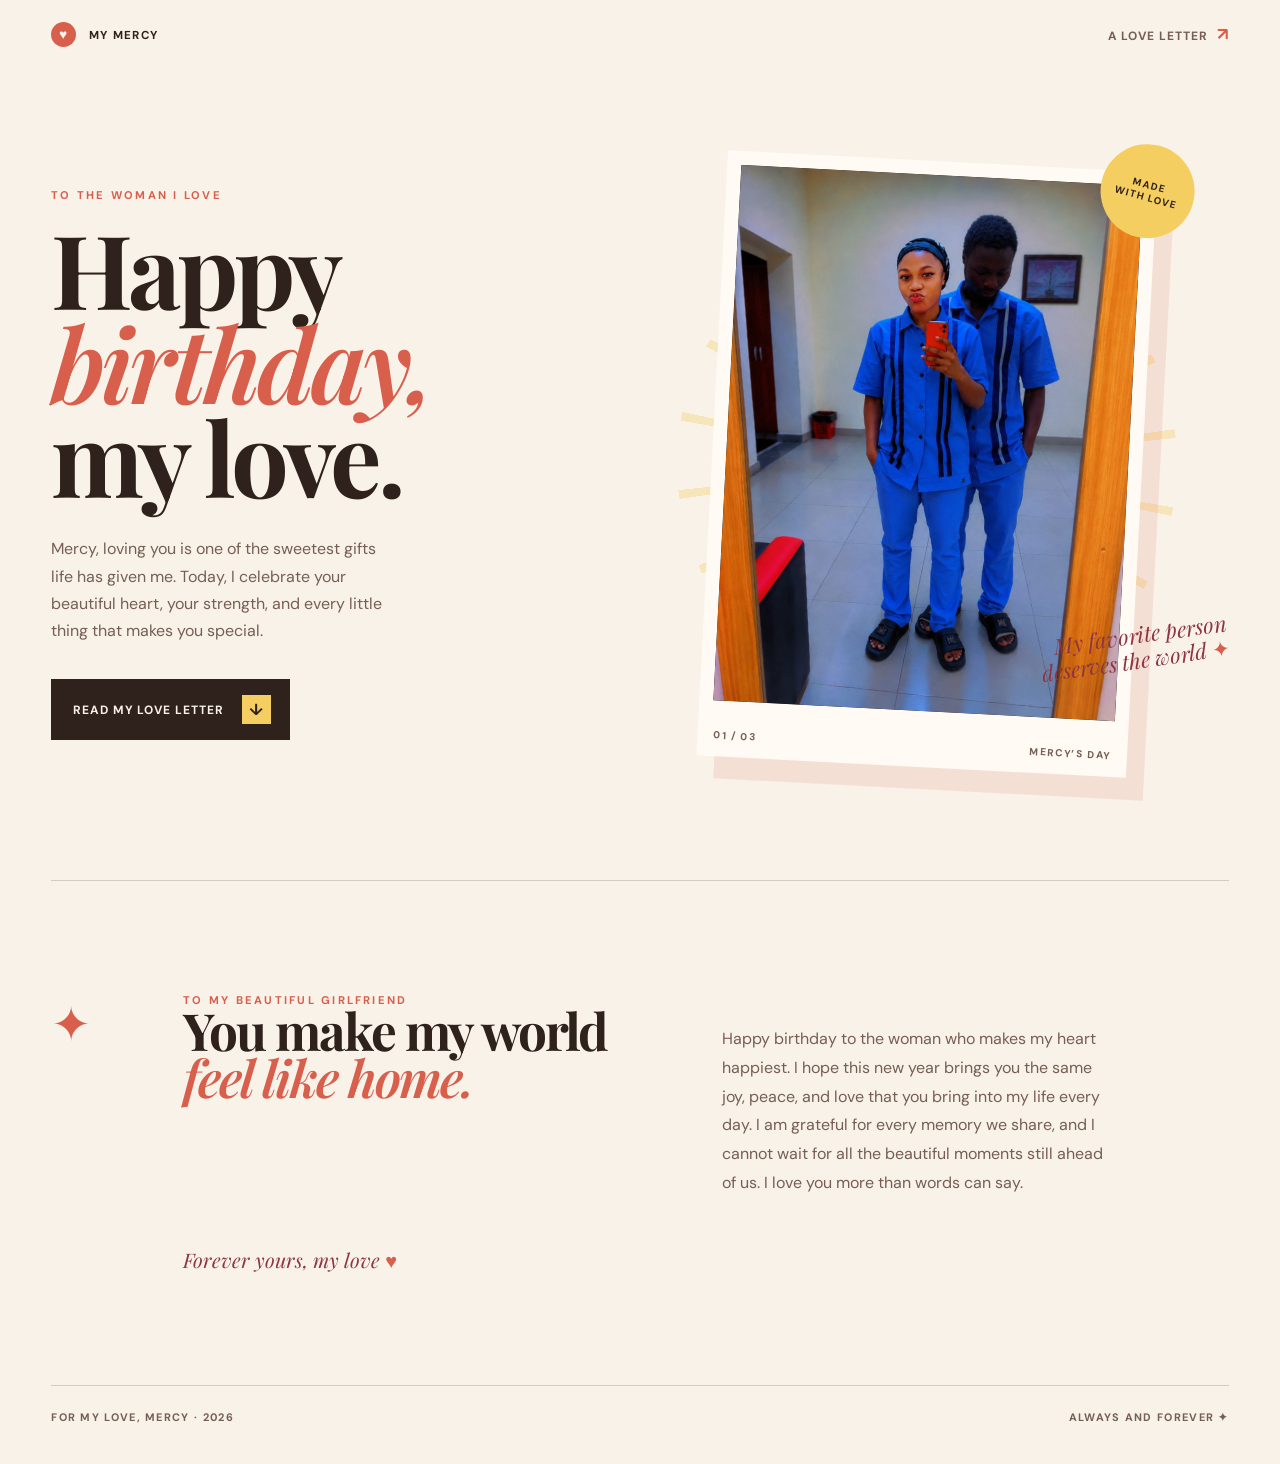
<file: index.html>
<!DOCTYPE html>
<html lang="en">
<head>
  <meta charset="UTF-8">
  <meta name="viewport" content="width=device-width, initial-scale=1.0">
  <meta name="description" content="A birthday love letter made especially for Mercy.">
  <title>For My Love, Mercy | Happy Birthday</title>
  <link rel="icon" type="image/jpeg" href="mercy-birthday-3.jpg">
  <link rel="preconnect" href="https://fonts.googleapis.com">
  <link rel="preconnect" href="https://fonts.gstatic.com" crossorigin>
  <link href="https://fonts.googleapis.com/css2?family=DM+Sans:wght@400;500;700&family=Playfair+Display:wght@600;700;800&display=swap" rel="stylesheet">
  <link rel="stylesheet" href="styles.css">
</head>
<body>
  <div class="loader" id="loader" aria-label="Loading Mercy's birthday celebration" role="status">
    <img class="loader__photo" src="mercy-birthday-1.jpg" alt="Mercy celebrating her birthday">
    <div class="loader__veil" aria-hidden="true"></div>
    <div class="loader__content">
      <div class="loader__heart" aria-hidden="true">♥</div>
      <p class="eyebrow">Happy birthday to my love</p>
      <div class="loader__track" aria-hidden="true"><span></span></div>
    </div>
  </div>

  <main class="page" id="main-content">
    <header class="site-header">
      <nav class="nav" aria-label="Main navigation">
      <a class="brand" href="#top" aria-label="For Mercy home"><span>♥</span> my mercy</a>
      <a class="nav__link" href="#letter">a love letter <span aria-hidden="true">↗</span></a>
      </nav>
    </header>

    <section class="hero" id="top">
      <div class="hero__copy">
        <p class="eyebrow hero__eyebrow">To the woman I love</p>
        <h1>Happy<br><em>birthday,</em><br>my love.</h1>
        <p class="hero__intro">Mercy, loving you is one of the sweetest gifts life has given me. Today, I celebrate your beautiful heart, your strength, and every little thing that makes you special.</p>
        <a class="button" id="message-button" href="read-my-letter.html">
          <span>Read my love letter</span>
          <span class="button__arrow" aria-hidden="true">↓</span>
        </a>
      </div>

      <div class="hero__visual">
        <div class="image-frame">
          <div class="image-frame__stamp">made<br>with love</div>
          <div class="slideshow" aria-live="polite">
            <img class="slide is-active" src="mercy-birthday-3.jpg" alt="Mercy and her boyfriend together">
            <img class="slide" src="mercy-birthday-1.jpg" alt="Mercy celebrating her birthday">
            <img class="slide" src="mercy-birthday-2.jpg" alt="Mercy celebrating her birthday with flowers and cake">
          </div>
          <div class="image-frame__caption"><span class="slide-count">01 / 03</span><span class="slide-label">mercy’s day</span></div>
        </div>
        <div class="sunburst" aria-hidden="true"></div>
        <p class="visual-note">My favorite person<br>deserves the world <span>✦</span></p>
      </div>
    </section>

    <section class="letter" id="letter" aria-labelledby="letter-title">
      <div class="letter__mark" aria-hidden="true">✦</div>
      <div>
        <p class="eyebrow">To my beautiful girlfriend</p>
        <h2 id="letter-title">You make my world<br><em>feel like home.</em></h2>
      </div>
      <p class="letter__body">Happy birthday to the woman who makes my heart happiest. I hope this new year brings you the same joy, peace, and love that you bring into my life every day. I am grateful for every memory we share, and I cannot wait for all the beautiful moments still ahead of us. I love you more than words can say.</p>
      <p class="signature">Forever yours, my love <span>♥</span></p>
    </section>

    <footer class="footer"><span>For my love, Mercy · 2026</span><span>always and forever ✦</span></footer>
  </main>

  <script src="script.js"></script>
</body>
</html>
</file>
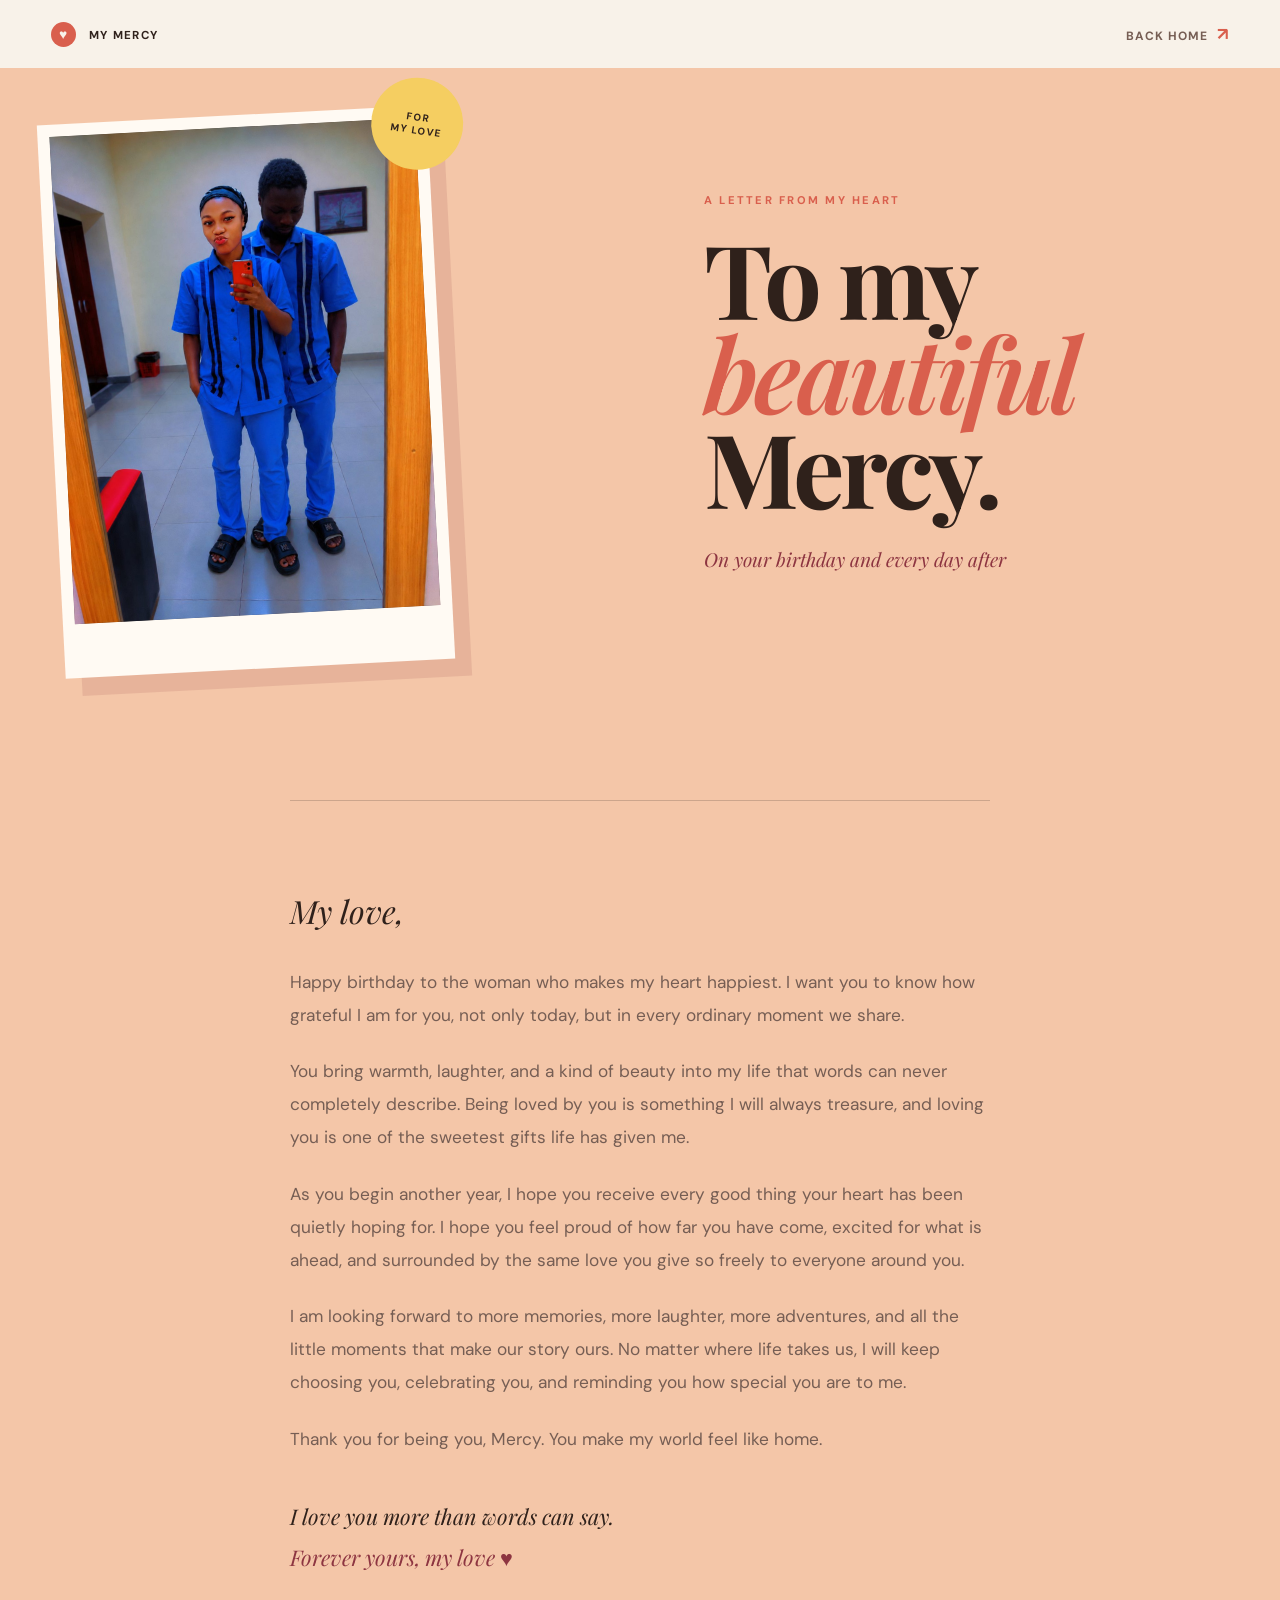
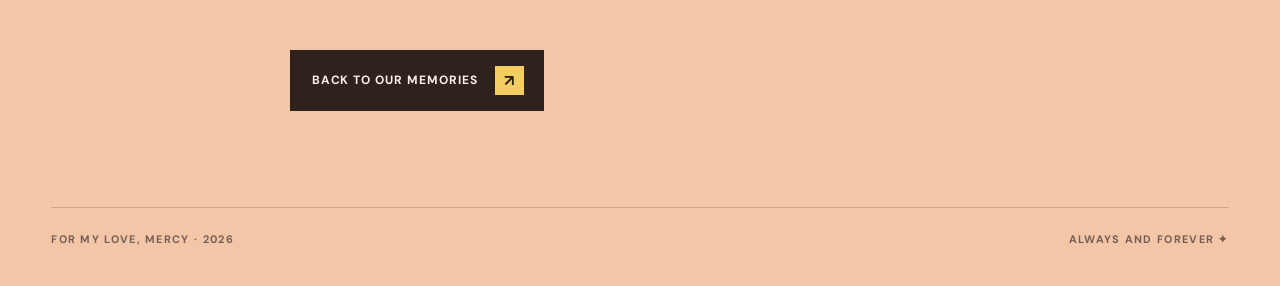
<file: read-my-letter.html>
<!DOCTYPE html>
<html lang="en">
<head>
  <meta charset="UTF-8">
  <meta name="viewport" content="width=device-width, initial-scale=1.0">
  <meta name="description" content="A birthday love letter written especially for Mercy.">
  <title>My Letter to Mercy | Happy Birthday</title>
  <link rel="icon" type="image/jpeg" href="mercy-birthday-3.jpg">
  <link rel="preconnect" href="https://fonts.googleapis.com">
  <link rel="preconnect" href="https://fonts.gstatic.com" crossorigin>
  <link href="https://fonts.googleapis.com/css2?family=DM+Sans:wght@400;500;700&family=Playfair+Display:ital,wght@0,600;0,700;0,800;1,600;1,700&display=swap" rel="stylesheet">
  <link rel="stylesheet" href="styles.css">
</head>
<body class="letter-page">
  <main>
    <header class="site-header">
      <nav class="nav" aria-label="Main navigation">
      <a class="brand" href="index.html" aria-label="Return to Mercy birthday home"><span>♥</span> my mercy</a>
      <a class="nav__link" href="index.html">back home <span aria-hidden="true">↗</span></a>
      </nav>
    </header>

    <section class="letter-hero" aria-labelledby="letter-page-title">
      <div class="letter-hero__image">
        <img src="mercy-birthday-3.jpg" alt="Mercy and her boyfriend together">
        <span class="letter-hero__seal">for<br>my love</span>
      </div>
      <div class="letter-hero__intro">
        <p class="eyebrow">A letter from my heart</p>
        <h1 id="letter-page-title">To my<br><em>beautiful</em><br>Mercy.</h1>
        <p class="letter-hero__date">On your birthday and every day after</p>
      </div>
    </section>

    <article class="love-letter">
      <p class="love-letter__opening">My love,</p>
      <p>Happy birthday to the woman who makes my heart happiest. I want you to know how grateful I am for you, not only today, but in every ordinary moment we share.</p>
      <p>You bring warmth, laughter, and a kind of beauty into my life that words can never completely describe. Being loved by you is something I will always treasure, and loving you is one of the sweetest gifts life has given me.</p>
      <p>As you begin another year, I hope you receive every good thing your heart has been quietly hoping for. I hope you feel proud of how far you have come, excited for what is ahead, and surrounded by the same love you give so freely to everyone around you.</p>
      <p>I am looking forward to more memories, more laughter, more adventures, and all the little moments that make our story ours. No matter where life takes us, I will keep choosing you, celebrating you, and reminding you how special you are to me.</p>
      <p>Thank you for being you, Mercy. You make my world feel like home.</p>
      <p class="love-letter__closing">I love you more than words can say.<br><span>Forever yours, my love ♥</span></p>
    </article>

    <div class="letter-page__return">
      <a class="button" href="index.html"><span>Back to our memories</span><span class="button__arrow" aria-hidden="true">↗</span></a>
    </div>

    <footer class="footer"><span>For my love, Mercy · 2026</span><span>always and forever ✦</span></footer>
  </main>
</body>
</html>
</file>
<file: styles.css>
@import url('https://fonts.googleapis.com/css2?family=DM+Sans:wght@400;500;700&family=Playfair+Display:ital,wght@0,600;0,700;0,800;1,600;1,700&display=swap');

:root {
  --ink: #2f211b;
  --muted: #765e54;
  --cream: #f8f2e9;
  --peach: #f4c6a8;
  --coral: #d95f4d;
  --wine: #8d3541;
  --yellow: #f5ce61;
  --white: #fffaf3;
}

* { box-sizing: border-box; }
html { scroll-behavior: smooth; }
body { margin: 0; background: var(--cream); color: var(--ink); font-family: 'DM Sans', sans-serif; }
body.is-loading { overflow: hidden; }
a { color: inherit; text-decoration: none; }
button { font: inherit; }

.loader { position: fixed; inset: 0; z-index: 10; display: grid; place-items: center; overflow: hidden; background: var(--ink); color: var(--cream); transition: opacity .7s ease, visibility .7s ease; animation: loader-reveal .7s ease 1.7s forwards; }
.loader.is-hidden { opacity: 0; visibility: hidden; pointer-events: none; }
.loader__photo { position: absolute; inset: 0; width: 100%; height: 100%; object-fit: contain; object-position: center; }
.loader__veil { position: absolute; inset: 0; background: linear-gradient(90deg, rgba(47,33,27,.8), rgba(47,33,27,.28) 55%, rgba(47,33,27,.62)); }
.loader__content { position: relative; z-index: 1; width: min(280px, calc(100vw - 48px)); text-align: center; animation: lift-in .8s ease both; }
.loader__heart { color: var(--yellow); font-size: 3rem; line-height: 1; animation: pulse 1.2s ease-in-out infinite; }
.eyebrow { margin: 0; color: var(--coral); font-size: .7rem; font-weight: 700; letter-spacing: .2em; text-transform: uppercase; }
.loader .eyebrow { color: #fce2cf; margin-top: 1.5rem; }
.loader__name { margin: .4rem 0 1.8rem; font-family: 'Playfair Display', serif; font-size: 2.4rem; }
.loader__track { height: 3px; overflow: hidden; background: rgba(255,250,243,.25); }
.loader__track span { display: block; width: 0; height: 100%; background: var(--yellow); animation: load 1.7s cubic-bezier(.65,0,.35,1) forwards; }

.page { min-height: 100vh; overflow: hidden; padding-top: 80px; opacity: 0; animation: page-fade .8s ease 1.85s forwards; transition: opacity .8s ease .15s; }
.page.is-visible { opacity: 1; transform: none; }
.nav, .hero, .letter, .footer { width: min(1500px, 92vw); margin-inline: auto; }
.site-header { position: fixed; inset: 0 0 auto; z-index: 5; background: var(--cream); }
.nav { display: flex; align-items: center; justify-content: space-between; width: min(1500px, 92vw); margin-inline: auto; padding: 1.35rem 0; }
.brand { font-size: .72rem; font-weight: 700; letter-spacing: .12em; text-transform: uppercase; }
.brand span { display: inline-grid; width: 25px; height: 25px; margin-right: .5rem; place-items: center; border-radius: 50%; background: var(--coral); color: var(--cream); font-size: .85rem; }
.nav__link { color: var(--muted); font-size: .75rem; font-weight: 700; letter-spacing: .08em; text-transform: uppercase; }
.nav__link span { color: var(--coral); font-size: 1.1rem; margin-left: .3rem; }

.hero { display: grid; grid-template-columns: .9fr 1.1fr; align-items: center; gap: 5rem; min-height: calc(100vh - 100px); padding: 4rem 0 6rem; }
.hero__copy { position: relative; z-index: 1; }
.hero__eyebrow { margin-bottom: 1.2rem; }
h1, h2 { margin: 0; font-family: 'Playfair Display', serif; font-weight: 700; letter-spacing: -.04em; line-height: .92; }
h1 { font-size: clamp(4.6rem, 8vw, 7.8rem); }
h1 em, h2 em { color: var(--coral); font-weight: 600; }
.hero__intro { max-width: 340px; margin: 2rem 0 2.2rem; color: var(--muted); font-size: 1rem; line-height: 1.7; }
.button { display: inline-flex; align-items: center; gap: 1.1rem; border: 0; border-radius: 0; padding: 1rem 1.2rem 1rem 1.35rem; background: var(--ink); color: var(--cream); cursor: pointer; font-size: .75rem; font-weight: 700; letter-spacing: .08em; text-transform: uppercase; transition: background .25s ease, transform .25s ease; }
.button:hover { background: var(--coral); transform: translateY(-3px); }
.button__arrow { display: grid; width: 29px; height: 29px; place-items: center; background: var(--yellow); color: var(--ink); font-size: 1rem; }

.hero__visual { position: relative; min-height: 550px; display: grid; place-items: center; }
.image-frame { position: relative; z-index: 1; width: min(430px, 78%); padding: 14px 14px 56px; background: var(--white); box-shadow: 18px 22px 0 rgba(217,95,77,.12); transform: rotate(3deg); }
.slideshow { position: relative; width: 100%; aspect-ratio: 3 / 4; overflow: hidden; background: var(--ink); }
.slideshow .slide { position: absolute; inset: 0; display: block; width: 100%; height: 100%; object-fit: contain; opacity: 0; transition: opacity .9s ease; }
.slideshow .slide.is-active { opacity: 1; }
.image-frame__stamp { position: absolute; z-index: 2; top: -28px; right: -38px; display: grid; width: 94px; height: 94px; place-items: center; border-radius: 50%; background: var(--yellow); color: var(--ink); font-size: .62rem; font-weight: 700; letter-spacing: .12em; line-height: 1.35; text-align: center; text-transform: uppercase; transform: rotate(12deg); }
.image-frame__caption { position: absolute; right: 16px; bottom: 15px; left: 16px; display: flex; justify-content: space-between; color: var(--muted); font-size: .63rem; font-weight: 700; letter-spacing: .16em; text-transform: uppercase; }
.sunburst { position: absolute; width: 500px; height: 500px; border-radius: 50%; background: repeating-conic-gradient(from 2deg, transparent 0deg 8deg, rgba(245,206,97,.36) 8deg 10deg, transparent 10deg 18deg); }
.visual-note { position: absolute; right: 0; bottom: 12%; z-index: 2; color: var(--wine); font-family: 'Playfair Display', serif; font-size: 1.35rem; font-style: italic; line-height: 1.15; text-align: right; transform: rotate(-8deg); }
.visual-note span { color: var(--coral); font-style: normal; }

.letter { display: grid; grid-template-columns: 100px 1fr 1fr; align-items: start; gap: 2rem; border-top: 1px solid rgba(47,33,27,.18); padding: 7rem 0; }
.letter__mark { color: var(--coral); font-size: 3rem; }
h2 { font-size: clamp(2.5rem, 4vw, 4.5rem); }
.letter__body { max-width: 390px; margin: 2rem 0 0; color: var(--muted); font-size: 1rem; line-height: 1.8; }
.signature { grid-column: 2 / -1; margin: 1rem 0 0; color: var(--wine); font-family: 'Playfair Display', serif; font-size: 1.25rem; font-style: italic; }
.signature span { color: var(--coral); font-style: normal; }
.footer { display: flex; justify-content: space-between; border-top: 1px solid rgba(47,33,27,.18); padding: 1.5rem 0 2.5rem; color: var(--muted); font-size: .68rem; font-weight: 700; letter-spacing: .12em; text-transform: uppercase; }

.letter-page { background: var(--peach); }
.letter-page main { min-height: 100vh; }
.letter-hero { display: grid; grid-template-columns: 1fr 1fr; align-items: center; gap: clamp(6rem, 10vw, 12rem); width: min(1400px, 92vw); min-height: calc(100vh - 100px); margin: 0 auto; padding: 5rem 0 6rem; }
.letter-hero__image { position: relative; width: min(390px, 100%); padding: 12px 12px 54px; background: var(--white); box-shadow: 16px 18px 0 rgba(141,53,65,.13); transform: rotate(-3deg); }
.letter-hero__image img { display: block; width: 100%; aspect-ratio: 3 / 4; object-fit: contain; background: var(--ink); }
.letter-hero__seal { position: absolute; top: -28px; right: -36px; display: grid; width: 92px; height: 92px; place-items: center; border-radius: 50%; background: var(--yellow); color: var(--ink); font-size: .62rem; font-weight: 700; letter-spacing: .12em; line-height: 1.35; text-align: center; text-transform: uppercase; transform: rotate(12deg); }
.letter-hero__intro h1 { font-size: clamp(4.5rem, 8vw, 7.5rem); }
.letter-hero__intro .eyebrow { margin-bottom: 1.5rem; }
.letter-hero__date { margin-top: 2rem; color: var(--wine); font-family: 'Playfair Display', serif; font-size: 1.2rem; font-style: italic; }
.love-letter { width: min(700px, calc(100% - 80px)); margin: 0 auto; border-top: 1px solid rgba(47,33,27,.2); padding: 5rem 0 3rem; }
.love-letter p { margin: 0 0 1.5rem; color: var(--muted); font-size: 1.08rem; line-height: 1.9; }
.love-letter__opening { color: var(--ink) !important; font-family: 'Playfair Display', serif; font-size: 2rem !important; font-style: italic; }
.love-letter__closing { margin-top: 2.5rem !important; color: var(--ink) !important; font-family: 'Playfair Display', serif; font-size: 1.35rem !important; font-style: italic; }
.love-letter__closing span { color: var(--wine); }
.letter-page__return { width: min(700px, calc(100% - 80px)); margin: 0 auto; padding-bottom: 6rem; }
.letter-page .footer { width: min(1400px, 92vw); }

@keyframes load { to { width: 100%; } }
@keyframes pulse { 50% { transform: scale(1.18); } }
@keyframes lift-in { from { opacity: 0; transform: translateY(14px); } to { opacity: 1; transform: none; } }
@keyframes loader-reveal { to { opacity: 0; visibility: hidden; pointer-events: none; } }
@keyframes page-fade { to { opacity: 1; } }

@media (max-width: 760px) {
  .nav, .hero, .letter, .footer { width: min(100% - 40px, 560px); }
  .nav { padding: 1.4rem 0; }
  .nav__link { font-size: .62rem; }
  .hero { display: block; min-height: auto; padding: 4.5rem 0 6rem; }
  .page { padding-top: 66px; }
  h1 { font-size: clamp(4rem, 18vw, 6rem); }
  .hero__visual { min-height: 510px; margin-top: 2.5rem; }
  .image-frame { width: min(350px, 76vw); }
  .image-frame__stamp { right: -18px; }
  .visual-note { right: 2%; bottom: 5%; }
  .letter { display: block; padding: 5rem 0; }
  .letter__mark { margin-bottom: 1.5rem; }
  .letter__body { margin-top: 2rem; }
  .signature { margin-top: 2rem; }
  .footer { font-size: .57rem; }
  .letter-hero { display: flex; flex-direction: column-reverse; align-items: flex-start; gap: 3.5rem; width: min(100% - 40px, 560px); padding: 4rem 0 5rem; }
  .letter-hero__intro h1 { font-size: clamp(4rem, 18vw, 6rem); }
  .letter-hero__image { width: min(350px, 76vw); align-self: center; }
  .love-letter, .letter-page__return { width: min(100% - 40px, 560px); }
  .love-letter { padding-top: 4rem; }
  .letter-page .footer { width: min(100% - 40px, 560px); }
}

@media (prefers-reduced-motion: reduce) {
  *, *::before, *::after { animation-duration: .01ms !important; transition-duration: .01ms !important; scroll-behavior: auto !important; }
}
</file>
